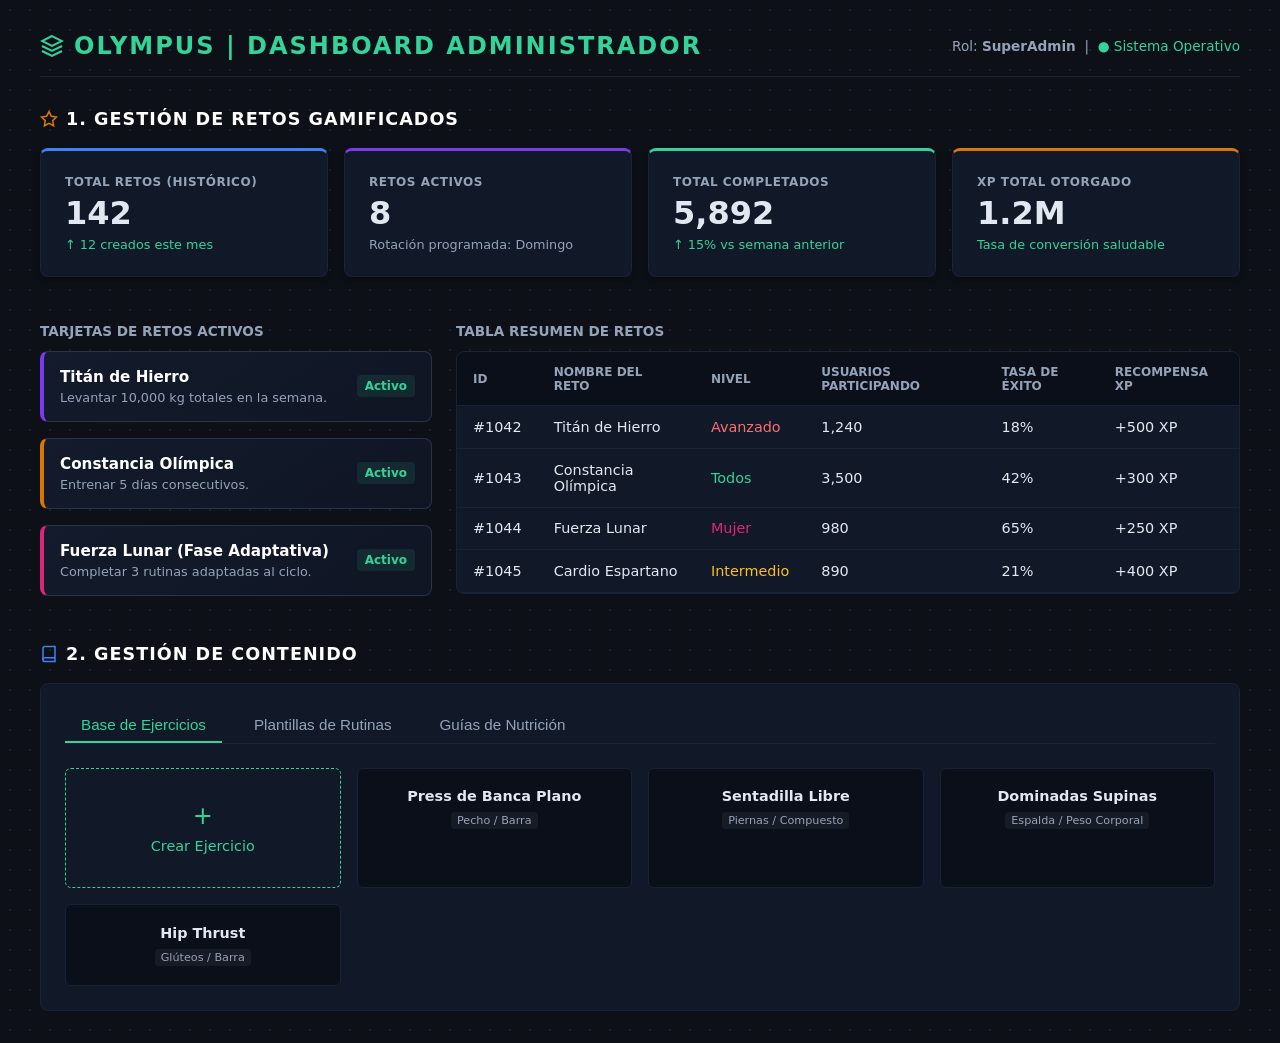
<file: admin_dashboard.html>
<!DOCTYPE html>
<html lang="es">

<head>
  <meta charset="UTF-8">
  <meta name="viewport" content="width=device-width, initial-scale=1.0">
  <title>Olympus - Admin Dashboard</title>
  <style>
    /* Variables de diseño extraídas de tu arquitectura original */
    :root {
      --bg: #0d1117;
      --panel: #111827;
      --panel-hover: #161e30;
      --border: #1a2235;
      --border-light: #2a3448;
      --text-main: #e2e8f0;
      --text-muted: #94a3b8;
      --accent-green: #34d399;
      /* Representación del Admin */
      --accent-purple: #7c3aed;
      /* Relacionado a IA y Rutinas */
      --accent-blue: #3b82f6;
      /* Usuario / General */
      --accent-pink: #db2777;
      /* Menstrual / Mujer */
      --accent-orange: #d97706;
      /* Gamificación */
    }

    body {
      margin: 0;
      padding: 0;
      background-color: var(--bg);
      color: var(--text-main);
      font-family: system-ui, -apple-system, sans-serif;
      background-image: radial-gradient(#1a2235 1px, transparent 1px);
      background-size: 20px 20px;
    }

    .dashboard {
      max-width: 1200px;
      margin: 0 auto;
      padding: 2rem;
    }

    .header {
      display: flex;
      justify-content: space-between;
      align-items: center;
      margin-bottom: 2rem;
      border-bottom: 1px solid var(--border);
      padding-bottom: 1rem;
    }

    .header h1 {
      font-size: 1.5rem;
      font-weight: 700;
      letter-spacing: 2px;
      margin: 0;
      color: var(--accent-green);
      display: flex;
      align-items: center;
      gap: 10px;
    }

    .section-title {
      font-size: 1.1rem;
      font-weight: 600;
      margin-bottom: 1.2rem;
      color: #fff;
      display: flex;
      align-items: center;
      gap: 8px;
      text-transform: uppercase;
      letter-spacing: 1px;
    }

    /* 1. GESTIÓN DE RETOS */
    .metrics-grid {
      display: grid;
      grid-template-columns: repeat(4, 1fr);
      gap: 1rem;
      margin-bottom: 2rem;
    }

    .metric-card {
      background: var(--panel);
      border: 1px solid var(--border);
      border-radius: 8px;
      padding: 1.5rem;
      display: flex;
      flex-direction: column;
      gap: 0.5rem;
      box-shadow: 0 4px 6px rgba(0, 0, 0, 0.3);
    }

    .metric-card span {
      font-size: 0.75rem;
      color: var(--text-muted);
      font-weight: 600;
      text-transform: uppercase;
      letter-spacing: 0.5px;
    }

    .metric-card strong {
      font-size: 2rem;
      color: var(--text-main);
      line-height: 1;
    }

    .metric-card .trend {
      font-size: 0.8rem;
      color: var(--accent-green);
    }

    .grid-2 {
      display: grid;
      grid-template-columns: 1fr 2fr;
      gap: 1.5rem;
      margin-bottom: 3rem;
    }

    /* Tarjetas de Retos Activos */
    .challenges-list {
      display: flex;
      flex-direction: column;
      gap: 1rem;
    }

    .challenge-card {
      background: linear-gradient(145deg, #131b2c, #0f1523);
      border: 1px solid var(--border-light);
      border-radius: 8px;
      padding: 1rem;
      display: flex;
      justify-content: space-between;
      align-items: center;
      border-left: 4px solid var(--accent-purple);
      transition: transform 0.2s;
      cursor: pointer;
    }

    .challenge-card:hover {
      transform: translateX(4px);
      border-color: var(--accent-blue);
    }

    .challenge-info h4 {
      margin: 0 0 4px 0;
      color: #fff;
      font-size: 0.95rem;
    }

    .challenge-info p {
      margin: 0;
      color: var(--text-muted);
      font-size: 0.8rem;
    }

    .challenge-status {
      background: rgba(52, 211, 153, 0.1);
      color: var(--accent-green);
      padding: 4px 8px;
      border-radius: 4px;
      font-size: 0.75rem;
      font-weight: 600;
    }

    /* Tabla Resumen */
    .table-container {
      background: var(--panel);
      border: 1px solid var(--border);
      border-radius: 8px;
      overflow: auto;
      max-height: 300px;
    }

    table {
      width: 100%;
      border-collapse: collapse;
      text-align: left;
    }

    th,
    td {
      padding: 0.8rem 1rem;
      border-bottom: 1px solid var(--border);
      font-size: 0.9rem;
    }

    th {
      background: #0a0f1a;
      color: var(--text-muted);
      font-weight: 600;
      font-size: 0.75rem;
      text-transform: uppercase;
      position: sticky;
      top: 0;
    }

    tr:hover {
      background: var(--panel-hover);
      cursor: pointer;
    }

    /* 2. GESTIÓN DE CONTENIDO (Tabs) */
    .tabs-container {
      background: var(--panel);
      border: 1px solid var(--border);
      border-radius: 8px;
      padding: 1.5rem;
    }

    .tabs-header {
      display: flex;
      gap: 1rem;
      border-bottom: 1px solid var(--border);
      margin-bottom: 1.5rem;
    }

    .tab-btn {
      background: none;
      border: none;
      color: var(--text-muted);
      padding: 0.5rem 1rem;
      font-size: 0.95rem;
      cursor: pointer;
      font-weight: 500;
      border-bottom: 2px solid transparent;
      transition: all 0.2s;
    }

    .tab-btn.active {
      color: var(--accent-green);
      border-bottom-color: var(--accent-green);
    }

    .tab-btn:hover:not(.active) {
      color: #fff;
      border-bottom-color: var(--border-light);
    }

    .tab-content {
      display: none;
      animation: fadeIn 0.3s ease;
    }

    .tab-content.active {
      display: block;
    }

    @keyframes fadeIn {
      from {
        opacity: 0;
        transform: translateY(5px);
      }

      to {
        opacity: 1;
        transform: translateY(0);
      }
    }

    .content-grid {
      display: grid;
      grid-template-columns: repeat(auto-fill, minmax(220px, 1fr));
      gap: 1rem;
    }

    .content-item {
      border: 1px solid var(--border);
      border-radius: 6px;
      padding: 1.2rem;
      text-align: center;
      color: var(--text-main);
      font-size: 0.9rem;
      background: #0a0f1a;
      cursor: pointer;
      transition: 0.2s;
      display: flex;
      flex-direction: column;
      gap: 8px;
    }

    .content-item:hover {
      border-color: var(--accent-blue);
      background: var(--panel-hover);
    }

    .content-item span.tag {
      font-size: 0.7rem;
      padding: 2px 6px;
      border-radius: 4px;
      background: rgba(255, 255, 255, 0.05);
      color: var(--text-muted);
      width: fit-content;
      margin: 0 auto;
    }

    .add-new {
      border: 1px dashed var(--accent-green);
      color: var(--accent-green);
      background: transparent;
      justify-content: center;
      align-items: center;
      min-height: 80px;
    }

    .add-new:hover {
      background: rgba(52, 211, 153, 0.05);
      border-style: solid;
    }
  </style>
</head>

<body>

  <div class="dashboard">
    <div class="header">
      <h1><svg width="24" height="24" viewBox="0 0 24 24" fill="none" stroke="currentColor" stroke-width="2">
          <path d="M12 2L2 7l10 5 10-5-10-5zM2 17l10 5 10-5M2 12l10 5 10-5" />
        </svg> OLYMPUS | DASHBOARD ADMINISTRADOR</h1>
      <div style="font-size:0.85rem; color:var(--text-muted);">
        <span>Rol: <strong>SuperAdmin</strong></span> &nbsp;|&nbsp; <span style="color:var(--accent-green)">● Sistema
          Operativo</span>
      </div>
    </div>

    <!-- SECCIÓN: GESTIÓN DE RETOS -->
    <h2 class="section-title">
      <svg width="18" height="18" viewBox="0 0 24 24" fill="none" stroke="var(--accent-orange)" stroke-width="2">
        <path d="M12 2l3.09 6.26L22 9.27l-5 4.87 1.18 6.88L12 17.77l-6.18 3.25L7 14.14 2 9.27l6.91-1.01L12 2z" />
      </svg>
      1. Gestión de Retos Gamificados
    </h2>

    <div class="metrics-grid">
      <div class="metric-card" style="border-top: 3px solid var(--accent-blue);">
        <span>Total Retos (Histórico)</span>
        <strong>142</strong>
        <div class="trend">↑ 12 creados este mes</div>
      </div>
      <div class="metric-card" style="border-top: 3px solid var(--accent-purple);">
        <span>Retos Activos</span>
        <strong>8</strong>
        <div class="trend" style="color: var(--text-muted)">Rotación programada: Domingo</div>
      </div>
      <div class="metric-card" style="border-top: 3px solid var(--accent-green);">
        <span>Total Completados</span>
        <strong>5,892</strong>
        <div class="trend">↑ 15% vs semana anterior</div>
      </div>
      <div class="metric-card" style="border-top: 3px solid var(--accent-orange);">
        <span>XP Total Otorgado</span>
        <strong>1.2M</strong>
        <div class="trend">Tasa de conversión saludable</div>
      </div>
    </div>

    <div class="grid-2">
      <div>
        <h3 style="font-size:0.85rem; color:var(--text-muted); text-transform:uppercase; margin-bottom:12px;">Tarjetas
          de Retos Activos</h3>
        <div class="challenges-list">
          <div class="challenge-card">
            <div class="challenge-info">
              <h4>Titán de Hierro</h4>
              <p>Levantar 10,000 kg totales en la semana.</p>
            </div>
            <div class="challenge-status">Activo</div>
          </div>
          <div class="challenge-card" style="border-left-color: var(--accent-orange);">
            <div class="challenge-info">
              <h4>Constancia Olímpica</h4>
              <p>Entrenar 5 días consecutivos.</p>
            </div>
            <div class="challenge-status">Activo</div>
          </div>
          <div class="challenge-card" style="border-left-color: var(--accent-pink);">
            <div class="challenge-info">
              <h4>Fuerza Lunar (Fase Adaptativa)</h4>
              <p>Completar 3 rutinas adaptadas al ciclo.</p>
            </div>
            <div class="challenge-status">Activo</div>
          </div>
        </div>
      </div>

      <div>
        <h3 style="font-size:0.85rem; color:var(--text-muted); text-transform:uppercase; margin-bottom:12px;">Tabla
          Resumen de Retos</h3>
        <div class="table-container">
          <table>
            <thead>
              <tr>
                <th>ID</th>
                <th>Nombre del Reto</th>
                <th>Nivel</th>
                <th>Usuarios Participando</th>
                <th>Tasa de Éxito</th>
                <th>Recompensa XP</th>
              </tr>
            </thead>
            <tbody>
              <tr>
                <td>#1042</td>
                <td>Titán de Hierro</td>
                <td><span style="color:#f87171">Avanzado</span></td>
                <td>1,240</td>
                <td>18%</td>
                <td>+500 XP</td>
              </tr>
              <tr>
                <td>#1043</td>
                <td>Constancia Olímpica</td>
                <td><span style="color:#34d399">Todos</span></td>
                <td>3,500</td>
                <td>42%</td>
                <td>+300 XP</td>
              </tr>
              <tr>
                <td>#1044</td>
                <td>Fuerza Lunar</td>
                <td><span style="color:var(--accent-pink)">Mujer</span></td>
                <td>980</td>
                <td>65%</td>
                <td>+250 XP</td>
              </tr>
              <tr>
                <td>#1045</td>
                <td>Cardio Espartano</td>
                <td><span style="color:#fbbf24">Intermedio</span></td>
                <td>890</td>
                <td>21%</td>
                <td>+400 XP</td>
              </tr>
            </tbody>
          </table>
        </div>
      </div>
    </div>

    <!-- SECCIÓN: GESTIÓN DE CONTENIDO -->
    <h2 class="section-title">
      <svg width="18" height="18" viewBox="0 0 24 24" fill="none" stroke="var(--accent-blue)" stroke-width="2">
        <path d="M4 19.5A2.5 2.5 0 0 1 6.5 17H20"></path>
        <path d="M6.5 2H20v20H6.5A2.5 2.5 0 0 1 4 19.5v-15A2.5 2.5 0 0 1 6.5 2z"></path>
      </svg>
      2. Gestión de Contenido
    </h2>

    <div class="tabs-container">
      <div class="tabs-header">
        <button class="tab-btn active" onclick="openTab('tab-ejercicios', this)">Base de Ejercicios</button>
        <button class="tab-btn" onclick="openTab('tab-rutinas', this)">Plantillas de Rutinas</button>
        <button class="tab-btn" onclick="openTab('tab-nutricion', this)">Guías de Nutrición</button>
      </div>

      <!-- Tab Ejercicios -->
      <div id="tab-ejercicios" class="tab-content active">
        <div class="content-grid">
          <div class="content-item add-new">
            <span style="font-size:1.5rem">+</span>
            Crear Ejercicio
          </div>
          <div class="content-item">
            <strong>Press de Banca Plano</strong>
            <span class="tag">Pecho / Barra</span>
          </div>
          <div class="content-item">
            <strong>Sentadilla Libre</strong>
            <span class="tag">Piernas / Compuesto</span>
          </div>
          <div class="content-item">
            <strong>Dominadas Supinas</strong>
            <span class="tag">Espalda / Peso Corporal</span>
          </div>
          <div class="content-item">
            <strong>Hip Thrust</strong>
            <span class="tag">Glúteos / Barra</span>
          </div>
        </div>
      </div>

      <!-- Tab Rutinas -->
      <div id="tab-rutinas" class="tab-content">
        <div class="content-grid">
          <div class="content-item add-new">
            <span style="font-size:1.5rem">+</span>
            Diseñar Rutina Base
          </div>
          <div class="content-item" style="border-top: 2px solid var(--accent-purple);">
            <strong>Hipertrofia 4 Días</strong>
            <span class="tag">Upper / Lower</span>
          </div>
          <div class="content-item" style="border-top: 2px solid var(--accent-purple);">
            <strong>Full Body 3 Días</strong>
            <span class="tag">Principiantes / General</span>
          </div>
          <div class="content-item" style="border-top: 2px solid var(--accent-pink);">
            <strong>Adaptación Fase Lútea</strong>
            <span class="tag">Carga Reducida / Mujer</span>
          </div>
        </div>
      </div>

      <!-- Tab Nutrición -->
      <div id="tab-nutricion" class="tab-content">
        <div class="content-grid">
          <div class="content-item add-new">
            <span style="font-size:1.5rem">+</span>
            Nuevo Plan / Receta
          </div>
          <div class="content-item" style="border-top: 2px solid var(--accent-green);">
            <strong>Guía: Déficit Calórico</strong>
            <span class="tag">Pérdida de Grasa</span>
          </div>
          <div class="content-item" style="border-top: 2px solid var(--accent-green);">
            <strong>Guía: Superávit Muscular</strong>
            <span class="tag">Ganancia de Masa</span>
          </div>
          <div class="content-item" style="border-top: 2px solid var(--accent-blue);">
            <strong>Protocolo de Hidratación</strong>
            <span class="tag">Salud General</span>
          </div>
        </div>
      </div>
    </div>
  </div>

  <script>
    // Lógica simple para manejar los tabs
    function openTab(tabId, btn) {
      // Ocultar todos los contenidos
      document.querySelectorAll('.tab-content').forEach(t => t.classList.remove('active'));
      // Quitar la clase active de todos los botones
      document.querySelectorAll('.tab-btn').forEach(b => b.classList.remove('active'));

      // Mostrar el contenido seleccionado y marcar el botón
      document.getElementById(tabId).classList.add('active');
      btn.classList.add('active');
    }
  </script>
</body>

</html>
</file>
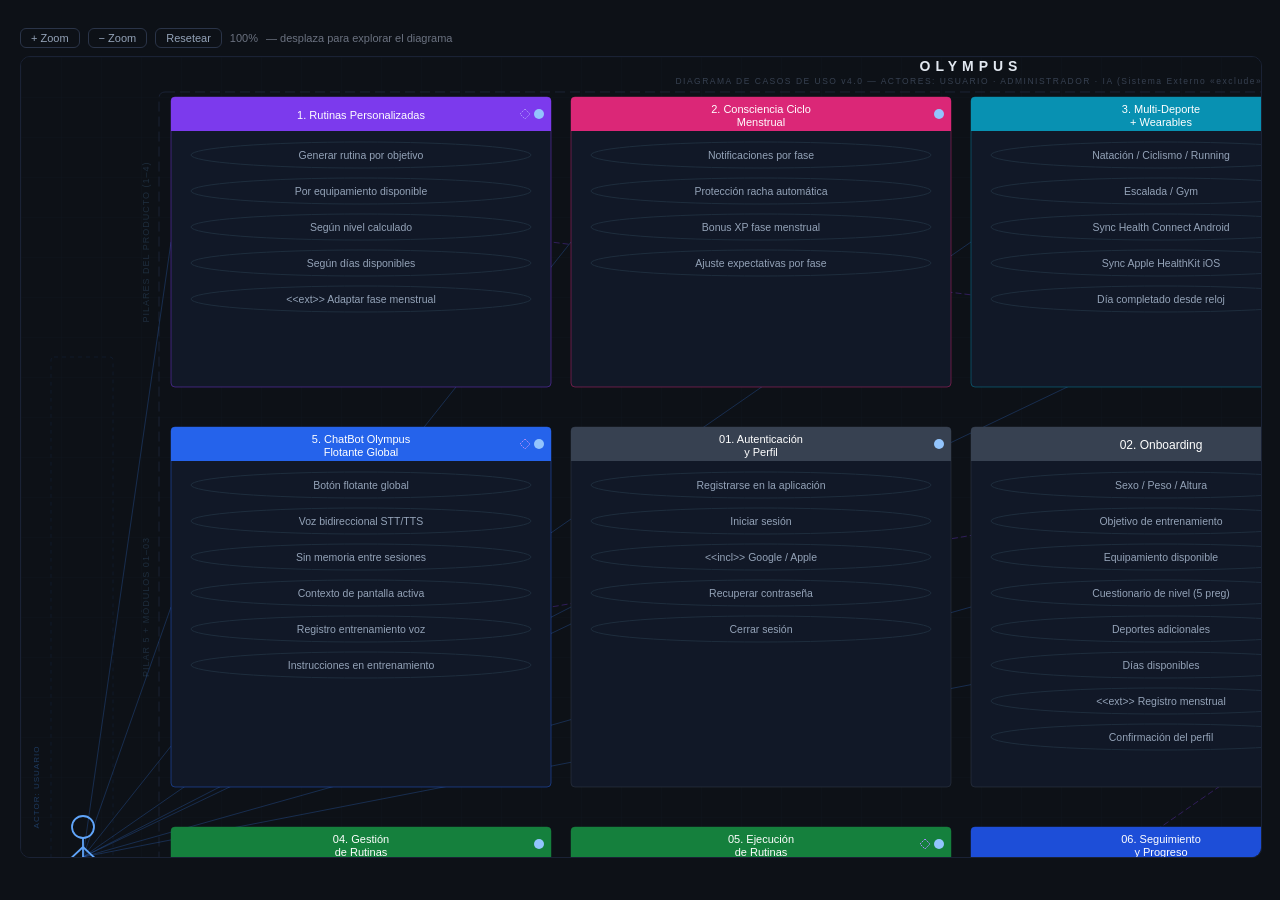
<file: diagrama_casos_de_uso.html>
<!DOCTYPE html>
<html lang="es">

<head>
  <meta charset="UTF-8">
  <meta name="viewport" content="width=device-width, initial-scale=1.0">
  <title>Diagrama de Casos de Uso - Olympus</title>
  <style>
    body {
      background-color: #0d1117;
      color: white;
      font-family: sans-serif;
      margin: 0;
      padding: 20px;
    }

    .uw {
      padding: .5rem 0
    }

    .ubar {
      display: flex;
      gap: 8px;
      align-items: center;
      margin-bottom: 8px;
      flex-wrap: wrap
    }

    .ubtn {
      font-size: 11px;
      padding: 3px 10px;
      border: 0.5px solid #2a3448;
      border-radius: 6px;
      background: #0d1117;
      color: #94a3b8;
      cursor: pointer
    }

    .ubtn:hover {
      background: #1a2235
    }

    #ubox {
      width: 100%;
      overflow: auto;
      max-height: 800px;
      border-radius: 10px;
      border: 0.5px solid #1a2235
    }
  </style>
</head>

<body>
  <div class="uw">
    <div class="ubar">
      <button class="ubtn" id="bZI">+ Zoom</button>
      <button class="ubtn" id="bZO">− Zoom</button>
      <button class="ubtn" id="bZR">Resetear</button>
      <span id="bZL" style="font-size:11px;color:#6b7280">100%</span>
      <span style="font-size:11px;color:#6b7280">— desplaza para explorar el diagrama</span>
    </div>
    <div id="ubox">
      <svg id="usvg" xmlns="http://www.w3.org/2000/svg"></svg>
    </div>
  </div>
  <script>
    const W = 1900, H = 2120, BW = 380, HD = 34, ORX = 170, ORY = 13, OSTART = 58, OSTEP = 36;
    const CX = [150, 550, 950, 1350];
    const RH = [{ y: 40, h: 290 }, { y: 370, h: 360 }, { y: 770, h: 290 }, { y: 1100, h: 290 }, { y: 1430, h: 260 }, { y: 1720, h: 260 }];

    // ACTORES: Usuario (izq), Administrador (der-abajo)
    // IA ya NO es actor — es sistema externo <<exclude>> (tercero)
    const ACT = {
      u: { x: 62, y: 800, col: '#60a5fa', lbl: ['USUARIO'] },
      a: { x: 1842, y: 1700, col: '#34d399', lbl: ['ADMINIS-', 'TRADOR'] }
    };

    // IA como sistema externo <<exclude>>: caja rectangular en zona derecha
    const IA_BOX = { x: 1762, y: 200, w: 120, h: 280, col: '#7c3aed' };

    const MODS = [
      // FILA 0 — Pilares 1-4
      {
        r: 0, c: 0, l1: '1. Rutinas Personalizadas', l2: null, hc: '#7c3aed', ac: ['u'], ia: true,
        uc: ['Generar rutina por objetivo', 'Por equipamiento disponible', 'Según nivel calculado', 'Según días disponibles', '<<ext>> Adaptar fase menstrual']
      },
      {
        r: 0, c: 1, l1: '2. Consciencia Ciclo', l2: 'Menstrual', hc: '#db2777', ac: ['u'],
        uc: ['Notificaciones por fase', 'Protección racha automática', 'Bonus XP fase menstrual', 'Ajuste expectativas por fase']
      },
      {
        r: 0, c: 2, l1: '3. Multi-Deporte', l2: '+ Wearables', hc: '#0891b2', ac: ['u'],
        uc: ['Natación / Ciclismo / Running', 'Escalada / Gym', 'Sync Health Connect Android', 'Sync Apple HealthKit iOS', 'Día completado desde reloj']
      },
      {
        r: 0, c: 3, l1: '4. Gamificación', l2: 'Inteligente', hc: '#d97706', ac: ['u'],
        uc: ['Sistema de XP', 'Racha inteligente', 'Logros / Hitos', 'Niveles y Rangos', 'Retos semanales rotativos', 'Moneda In-App (mes 5+)']
      },

      // FILA 1 — Pilar 5 + Módulos 01-03
      {
        r: 1, c: 0, l1: '5. ChatBot Olympus', l2: 'Flotante Global', hc: '#2563eb', ac: ['u'], ia: true,
        uc: ['Botón flotante global', 'Voz bidireccional STT/TTS', 'Sin memoria entre sesiones', 'Contexto de pantalla activa', 'Registro entrenamiento voz', 'Instrucciones en entrenamiento']
      },
      {
        r: 1, c: 1, l1: '01. Autenticación', l2: 'y Perfil', hc: '#374151', ac: ['u'],
        uc: ['Registrarse en la aplicación', 'Iniciar sesión', '<<incl>> Google / Apple', 'Recuperar contraseña', 'Cerrar sesión']
      },
      {
        r: 1, c: 2, l1: '02. Onboarding', l2: null, hc: '#374151', ac: ['u'],
        uc: ['Sexo / Peso / Altura', 'Objetivo de entrenamiento', 'Equipamiento disponible', 'Cuestionario de nivel (5 preg)', 'Deportes adicionales', 'Días disponibles', '<<ext>> Registro menstrual', 'Confirmación del perfil']
      },
      {
        r: 1, c: 3, l1: '03. Dashboard', l2: null, hc: '#6d28d9', ac: ['u'],
        uc: ['Racha semanal visual', 'Rutina del día', 'Retos activos', 'XP y nivel', '<<ext>> Notif. menstrual']
      },

      // FILA 2 — Módulos 04-07
      {
        r: 2, c: 0, l1: '04. Gestión', l2: 'de Rutinas', hc: '#15803d', ac: ['u'],
        uc: ['Rutinas generadas por perfil', 'Crear rutina personalizada', 'Configurar series/reps/peso', 'Editar / Eliminar rutina', 'Guardar como plantilla']
      },
      {
        r: 2, c: 1, l1: '05. Ejecución', l2: 'de Rutinas', hc: '#15803d', ac: ['u'], ia: true,
        uc: ['Ver instrucciones ejercicio', 'Registrar series y peso', '<<cx>> Registrar por voz', '<<cx>> Instrucciones voz (IA)', 'Ver técnica del ejercicio', 'Pausar / Finalizar rutina']
      },
      {
        r: 2, c: 2, l1: '06. Seguimiento', l2: 'y Progreso', hc: '#1d4ed8', ac: ['u'],
        uc: ['Evolución de peso', 'Gráficas de volumen', 'Historial de entrenamientos', 'Deportes trackeados', 'Récords personales', 'Descargar reporte']
      },
      {
        r: 2, c: 3, l1: '07. Nutrición', l2: 'y Salud', hc: '#374151', ac: ['u'],
        uc: ['Recomendaciones nutricionales', 'Control de hidratación']
      },

      // FILA 3 — Módulos 08-10 + Definición Rutina H/M
      {
        r: 3, c: 0, l1: '08. Ciclo Menstrual', l2: '(usuario)', hc: '#be185d', ac: ['u'],
        uc: ['Registrar ciclo', 'Ver fases del ciclo', 'Notificaciones por fase', '<<cx>> ChatBot conoce fase']
      },
      {
        r: 3, c: 1, l1: '09. Comunidad', l2: 'y Motivación', hc: '#374151', ac: ['u'],
        uc: ['Ver logros y medallas', 'Desafíos personales', 'Publicaciones y reseñas', 'Grupos y desafíos']
      },
      {
        r: 3, c: 2, l1: '10. Notificaciones', l2: null, hc: '#374151', ac: ['u'],
        uc: ['Recordatorios de entreno', 'Recordatorios hidratación', 'Notificaciones de racha', '<<ext>> Notif. ciclo menstrual', 'Config. notificaciones']
      },
      // NUEVO: Definición Rutina H/M — misma lógica, solo difiere notif. menstrual
      {
        r: 3, c: 3, l1: '★ Definición Rutina', l2: 'Hombre / Mujer', hc: '#7c3aed', ac: ['u'], ia: true,
        uc: ['Base idéntica H y M', 'Objetivo / Equipamiento / Nivel', 'Días disponibles / Volumen', '<<ext>> Solo Mujer: ciclo adapt.', '<<ext>> Solo Mujer: notif. mens.']
      },

      // FILA 4 — Gestión Administrativa
      {
        r: 4, c: 0, l1: '11. Gestión', l2: 'de Usuarios', hc: '#065f46', ac: ['a'],
        uc: ['Ver usuarios registrados', 'Ver estadísticas de uso', 'Ver historial de actividad', 'Gestionar roles y permisos']
      },
      {
        r: 4, c: 1, l1: '12. Gestión', l2: 'de Contenido', hc: '#065f46', ac: ['a'],
        uc: ['Tab: Ejercicios', 'Tab: Rutinas', 'Tab: Nutrición', 'Videos y consejos', 'Categorías y etiquetas']
      },
      {
        r: 4, c: 2, l1: '13. Gestión', l2: 'ChatBot / IA', hc: '#065f46', ac: ['a'], ia: true,
        uc: ['Base de respuestas', 'Configurar STT / TTS', 'Contextos por pantalla', 'Ajustar modelo de IA', 'Métricas de uso']
      },
      {
        r: 4, c: 3, l1: '14. Config.', l2: 'del Sistema', hc: '#065f46', ac: ['a'],
        uc: ['Configuración general', 'Parámetros del sistema', 'Copias de seguridad', 'Monitoreo del sistema', 'Auditoría de actividades']
      },

      // FILA 5 — Gamificación Administrativa
      {
        r: 5, c: 0, l1: '15. Gestión', l2: 'de Retos', hc: '#065f46', ac: ['a'],
        uc: ['Ver 4 métricas resumen', 'Ver tabla resumen de retos', 'Ver tarjetas de retos activos', 'Otorgar XP / Recompensas']
      },
    ];

    function dFig(x, y, col, lbl) {
      let s = `<circle cx="${x}" cy="${y - 30}" r="11" fill="none" stroke="${col}" stroke-width="1.8"/>`;
      s += `<line x1="${x}" y1="${y - 19}" x2="${x}" y2="${y + 5}" stroke="${col}" stroke-width="1.8"/>`;
      s += `<line x1="${x}" y1="${y - 10}" x2="${x - 16}" y2="${y + 5}" stroke="${col}" stroke-width="1.8"/>`;
      s += `<line x1="${x}" y1="${y - 10}" x2="${x + 16}" y2="${y + 5}" stroke="${col}" stroke-width="1.8"/>`;
      s += `<line x1="${x}" y1="${y + 5}" x2="${x - 13}" y2="${y + 26}" stroke="${col}" stroke-width="1.8"/>`;
      s += `<line x1="${x}" y1="${y + 5}" x2="${x + 13}" y2="${y + 26}" stroke="${col}" stroke-width="1.8"/>`;
      lbl.forEach((l, i) => { s += `<text x="${x}" y="${y + 42 + i * 14}" text-anchor="middle" fill="${col}" font-size="11" font-weight="600" font-family="sans-serif">${l}</text>`; });
      return s;
    }

    // IA como sistema externo <<exclude>> — caja rectangular UML
    function dIABox() {
      const b = IA_BOX, mx = b.x + b.w / 2;
      let s = '';
      // Shadow/glow
      s += `<rect x="${b.x - 3}" y="${b.y - 3}" width="${b.w + 6}" height="${b.h + 6}" rx="7" fill="none" stroke="${b.col}" stroke-width="0.5" stroke-opacity="0.18"/>`;
      // Outer box (dashed = external boundary in UML)
      s += `<rect x="${b.x}" y="${b.y}" width="${b.w}" height="${b.h}" rx="5" fill="#0e0a1a" stroke="${b.col}" stroke-width="1.2" stroke-dasharray="6,3" stroke-opacity="0.8"/>`;
      // Header stripe
      s += `<rect x="${b.x}" y="${b.y}" width="${b.w}" height="22" rx="5" fill="${b.col}" fill-opacity="0.18"/>`;
      s += `<rect x="${b.x}" y="${b.y + 17}" width="${b.w}" height="5" fill="${b.col}" fill-opacity="0.18"/>`;
      // Stereotype
      s += `<text x="${mx}" y="${b.y + 11}" text-anchor="middle" dominant-baseline="central" fill="${b.col}" font-size="8.5" font-family="sans-serif" letter-spacing="0.5">«exclude»</text>`;
      // Icon
      s += `<text x="${mx}" y="${b.y + 46}" text-anchor="middle" font-size="20" font-family="sans-serif">🤖</text>`;
      // Name
      s += `<text x="${mx}" y="${b.y + 72}" text-anchor="middle" fill="#c4b5fd" font-size="11" font-weight="700" font-family="sans-serif">IA</text>`;
      s += `<text x="${mx}" y="${b.y + 86}" text-anchor="middle" fill="#c4b5fd" font-size="10" font-family="sans-serif">Sistema</text>`;
      s += `<text x="${mx}" y="${b.y + 98}" text-anchor="middle" fill="#c4b5fd" font-size="10" font-family="sans-serif">Externo</text>`;
      // Divider
      s += `<line x1="${b.x + 10}" y1="${b.y + 108}" x2="${b.x + b.w - 10}" y2="${b.y + 108}" stroke="${b.col}" stroke-width="0.5" stroke-opacity="0.35"/>`;
      // Capabilities
      const caps = ['Genera rutinas', 'Responde ChatBot', 'Instrucciones voz', 'Adapta al ciclo'];
      caps.forEach((c, i) => {
        s += `<text x="${mx}" y="${b.y + 122 + i * 20}" text-anchor="middle" dominant-baseline="central" fill="#a78bfa" font-size="8.5" font-family="sans-serif" opacity="0.85">${c}</text>`;
      });
      // Footer label
      s += `<text x="${mx}" y="${b.y + b.h - 8}" text-anchor="middle" fill="${b.col}" font-size="7.5" font-family="sans-serif" opacity="0.5" letter-spacing="0.5">TERCERO</text>`;
      return s;
    }

    function dBox(m) {
      const bx = CX[m.c], by = RH[m.r].y, bh = RH[m.r].h, mx = bx + BW / 2;
      const AL = { u: '#93c5fd', a: '#6ee7b7' };
      // Special highlight for the new H/M module
      const isNew = m.l1.startsWith('★');
      let s = `<rect x="${bx}" y="${by}" width="${BW}" height="${bh}" rx="4" fill="${isNew ? '#130d1f' : '#111827'}" stroke="${m.hc}" stroke-width="${isNew ? 1.5 : 0.8}" stroke-opacity="${isNew ? 0.9 : 0.55}"/>`;
      if (isNew) {
        s += `<rect x="${bx - 1}" y="${by - 1}" width="${BW + 2}" height="${bh + 2}" rx="5" fill="none" stroke="${m.hc}" stroke-width="0.5" stroke-opacity="0.3"/>`;
      }
      s += `<rect x="${bx}" y="${by}" width="${BW}" height="${HD}" rx="4" fill="${m.hc}"/>`;
      s += `<rect x="${bx}" y="${by + HD - 5}" width="${BW}" height="5" fill="${m.hc}"/>`;
      if (m.l2) {
        s += `<text x="${mx}" y="${by + HD / 2 - 5}" text-anchor="middle" dominant-baseline="central" fill="white" font-size="11" font-weight="500" font-family="sans-serif">${m.l1}</text>`;
        s += `<text x="${mx}" y="${by + HD / 2 + 8}" text-anchor="middle" dominant-baseline="central" fill="white" font-size="11" font-weight="500" font-family="sans-serif">${m.l2}</text>`;
      } else {
        s += `<text x="${mx}" y="${by + HD / 2 + 1}" text-anchor="middle" dominant-baseline="central" fill="white" font-size="${m.l1.length > 22 ? 11 : 12}" font-weight="500" font-family="sans-serif">${m.l1}</text>`;
      }
      // Actor dots — user and admin only; IA shown as dashed diamond
      m.ac.forEach((id, i) => { s += `<circle cx="${bx + BW - 12 - i * 14}" cy="${by + HD / 2}" r="5" fill="${AL[id]}"/>`; });
      // IA indicator: small dashed diamond instead of dot
      if (m.ia) {
        const ix = bx + BW - 12 - m.ac.length * 14, iy = by + HD / 2;
        s += `<polygon points="${ix},${iy - 5} ${ix + 5},${iy} ${ix},${iy + 5} ${ix - 5},${iy}" fill="none" stroke="#a78bfa" stroke-width="1" stroke-dasharray="2,1"/>`;
      }
      m.uc.forEach((u, i) => {
        const oy = by + OSTART + i * OSTEP;
        const isSpecial = u.includes('Mujer');
        s += `<ellipse cx="${mx}" cy="${oy}" rx="${ORX}" ry="${ORY}" fill="${isSpecial ? '#1a0a14' : 'none'}" stroke="${isSpecial ? '#be185d' : '#1e2d3d'}" stroke-width="${isSpecial ? 1.2 : 1}"/>`;

        // Fix the HTML entities for <<ext>> etc back to < and > if needed, but in SVG text it's safer as &lt;
        let uText = u.replace(/</g, '&lt;').replace(/>/g, '&gt;');
        s += `<text x="${mx}" y="${oy}" text-anchor="middle" dominant-baseline="central" fill="${isSpecial ? '#f9a8d4' : '#94a3b8'}" font-size="10.5" font-family="sans-serif">${uText}</text>`;
      });
      return s;
    }

    function dLines() {
      const SC = { u: '#3b82f6', a: '#10b981' };
      let s = '';
      MODS.forEach(m => {
        const bx = CX[m.c], bcy = RH[m.r].y + RH[m.r].h / 2;
        // Connections from human actors (solid lines)
        m.ac.forEach(id => {
          const a = ACT[id], lx = a.x < bx ? bx : bx + BW;
          s += `<line x1="${a.x}" y1="${a.y}" x2="${lx}" y2="${bcy}" stroke="${SC[id]}" stroke-width="0.6" stroke-opacity="0.42"/>`;
        });
        // IA external system: dashed connection from IA box right edge
        if (m.ia) {
          const iaRx = IA_BOX.x; // left edge of IA box  
          const iaCy = IA_BOX.y + IA_BOX.h / 2;
          s += `<line x1="${iaRx}" y1="${iaCy}" x2="${bx + BW}" y2="${bcy}" stroke="#7c3aed" stroke-width="0.7" stroke-opacity="0.45" stroke-dasharray="6,3"/>`;
        }
      });
      return s;
    }

    function dSectionLabels() {
      const labels = [
        { y: 40, h: 290, t: 'PILARES DEL PRODUCTO (1–4)' },
        { y: 370, h: 360, t: 'PILAR 5 + MÓDULOS 01–03' },
        { y: 770, h: 290, t: 'MÓDULOS 04–07' },
        { y: 1100, h: 290, t: 'MÓDULOS 08–10 + DEF. RUTINA' },
        { y: 1430, h: 260, t: 'GESTIÓN ADMINISTRATIVA 1' },
        { y: 1720, h: 260, t: 'GESTIÓN ADMINISTRATIVA 2' }
      ];
      let s = '';
      labels.forEach(l => {
        const cy = l.y + l.h / 2;
        s += `<text transform="rotate(-90,128,${cy})" x="128" y="${cy}" text-anchor="middle" fill="#1e2d3d" font-size="9" font-family="sans-serif" letter-spacing="1">${l.t}</text>`;
      });
      return s;
    }

    // Actor zone labels
    function dActorZones() {
      let s = '';
      // Usuario zone bar
      s += `<rect x="30" y="300" width="62" height="860" rx="3" fill="none" stroke="#3b82f6" stroke-width="0.4" stroke-opacity="0.2" stroke-dasharray="4,4"/>`;
      s += `<text transform="rotate(-90,18,730)" x="18" y="730" text-anchor="middle" fill="#1e3a5f" font-size="8" font-family="sans-serif" letter-spacing="1">ACTOR: USUARIO</text>`;
      // IA: zona delimitada con doble línea punteada para indicar sistema externo
      s += `<rect x="1756" y="190" width="136" height="300" rx="5" fill="none" stroke="#7c3aed" stroke-width="0.8" stroke-opacity="0.3" stroke-dasharray="8,4"/>`;
      s += `<rect x="1758" y="192" width="132" height="296" rx="4" fill="none" stroke="#7c3aed" stroke-width="0.3" stroke-opacity="0.15" stroke-dasharray="4,4"/>`;
      s += `<text transform="rotate(90,1888,340)" x="1888" y="340" text-anchor="middle" fill="#3b1a6b" font-size="8" font-family="sans-serif" letter-spacing="1">SISTEMA EXTERNO «exclude»</text>`;
      // Admin zone bar
      s += `<rect x="1808" y="1390" width="62" height="590" rx="3" fill="none" stroke="#10b981" stroke-width="0.4" stroke-opacity="0.2" stroke-dasharray="4,4"/>`;
      s += `<text transform="rotate(90,1882,1685)" x="1882" y="1685" text-anchor="middle" fill="#064e3b" font-size="8" font-family="sans-serif" letter-spacing="1">ACTOR: ADMIN</text>`;
      return s;
    }

    const svg = document.getElementById('usvg');
    svg.setAttribute('viewBox', `0 0 ${W} ${H}`);
    svg.setAttribute('width', W);
    svg.setAttribute('height', H);

    let h = `<rect width="${W}" height="${H}" fill="#0d1117"/>`;
    // Subtle grid texture
    h += `<defs><pattern id="grid" width="40" height="40" patternUnits="userSpaceOnUse"><path d="M 40 0 L 0 0 0 40" fill="none" stroke="#0f1622" stroke-width="0.5"/></pattern></defs>`;
    h += `<rect width="${W}" height="${H}" fill="url(#grid)"/>`;

    // Title
    h += `<text x="${W / 2}" y="14" text-anchor="middle" fill="#e2e8f0" font-size="14" font-weight="700" letter-spacing="5" font-family="sans-serif">OLYMPUS</text>`;
    h += `<text x="${W / 2}" y="27" text-anchor="middle" fill="#374151" font-size="8.5" letter-spacing="1.5" font-family="sans-serif">DIAGRAMA DE CASOS DE USO v4.0 — ACTORES: USUARIO · ADMINISTRADOR · IA (Sistema Externo «exclude»)</text>`;

    // Main border
    h += `<rect x="138" y="35" width="1614" height="1958" rx="6" fill="none" stroke="#1a2235" stroke-width="1" stroke-dasharray="10,5"/>`;

    h += dActorZones();
    h += dSectionLabels();
    h += dLines();
    MODS.forEach(m => { h += dBox(m); });
    // Only human actors as stick figures
    Object.values(ACT).forEach(a => { h += dFig(a.x, a.y, a.col, a.lbl); });
    // IA external system box
    h += dIABox();

    // Legend
    const LY = 2008;
    h += `<rect x="138" y="${LY - 6}" width="1614" height="100" rx="4" fill="#0a0f1a" stroke="#1a2235" stroke-width="0.5"/>`;
    h += `<text x="155" y="${LY + 8}" fill="#374151" font-size="9" font-family="sans-serif">NOTAS:</text>`;
    h += `<text x="207" y="${LY + 8}" fill="#6366f1" font-size="9" font-family="sans-serif">&lt;&lt;include&gt;&gt;:</text>`;
    h += `<text x="282" y="${LY + 8}" fill="#4b5563" font-size="9" font-family="sans-serif">caso base siempre incluye al relacionado</text>`;
    h += `<text x="600" y="${LY + 8}" fill="#6366f1" font-size="9" font-family="sans-serif">&lt;&lt;extend&gt;&gt;:</text>`;
    h += `<text x="665" y="${LY + 8}" fill="#4b5563" font-size="9" font-family="sans-serif">extiende funcionalidad (opcional / condicional)</text>`;
    h += `<text x="980" y="${LY + 8}" fill="#6366f1" font-size="9" font-family="sans-serif">&lt;&lt;cx&gt;&gt;:</text>`;
    h += `<text x="1014" y="${LY + 8}" fill="#4b5563" font-size="9" font-family="sans-serif">conexión entre módulos del sistema</text>`;
    h += `<text x="1270" y="${LY + 8}" fill="#a78bfa" font-size="9" font-family="sans-serif">◇ — —  relación con IA (sistema externo «exclude»)</text>`;

    // Actor legend
    [
      { c: '#60a5fa', t: 'USUARIO: interactúa con todos los módulos funcionales (H y M comparten lógica base)' },
      { c: '#34d399', t: 'ADMINISTRADOR: gestión de usuarios, contenido, configuración ChatBot/IA y sistema' },
    ].forEach((a, i) => {
      const ax = 155 + i * 750;
      h += `<circle cx="${ax + 5}" cy="${LY + 35}" r="5" fill="${a.c}"/>`;
      h += `<text x="${ax + 16}" y="${LY + 35}" dominant-baseline="central" fill="#6b7280" font-size="9" font-family="sans-serif">${a.t}</text>`;
    });
    // IA external system note
    h += `<rect x="155+1500" y="${LY + 28}" width="10" height="10" rx="1" fill="none" stroke="#a78bfa" stroke-width="1" stroke-dasharray="3,1.5"/>`;
    h += `<text x="1524" y="${LY + 35}" dominant-baseline="central" fill="#6b7280" font-size="9" font-family="sans-serif">IA «exclude»: Sistema externo/tercero — invocado condicionalmente (no actor interno)</text>`;

    // H/M note
    h += `<rect x="155" y="${LY + 50}" width="700" height="14" rx="2" fill="#0f1a10" stroke="#be185d" stroke-width="0.4" stroke-opacity="0.5"/>`;
    h += `<text x="162" y="${LY + 59}" dominant-baseline="central" fill="#f9a8d4" font-size="8.5" font-family="sans-serif">★  Módulo "Definición Rutina H/M": lógica idéntica para ambos géneros — ÚNICO diferenciador: &lt;&lt;extend&gt;&gt; adaptación ciclo menstrual y notificaciones (Solo Mujer)</text>`;

    // IA exclude note
    h += `<rect x="870" y="${LY + 50}" width="882" height="14" rx="2" fill="#0e0a1a" stroke="#7c3aed" stroke-width="0.4" stroke-opacity="0.5"/>`;
    h += `<text x="878" y="${LY + 59}" dominant-baseline="central" fill="#c4b5fd" font-size="8.5" font-family="sans-serif">🤖  IA «exclude»: NO es actor interno del sistema — es un tercero externo. Las líneas punteadas (◇ - - -) indican dependencia condicional/opcional del módulo con la IA.</text>`;

    h += `<text x="155" y="${LY + 88}" fill="#1a2235" font-size="8" font-family="sans-serif">OLYMPUS — App de Cultura Física Personalizada v4.0 — Diagrama de Casos de Uso</text>`;
    svg.innerHTML = h;

    let sc = 1;
    const upd = () => { svg.setAttribute('width', Math.round(W * sc)); svg.setAttribute('height', Math.round(H * sc)); document.getElementById('bZL').textContent = Math.round(sc * 100) + '%'; };
    document.getElementById('bZI').onclick = () => { sc = Math.min(3, sc * 1.3); upd(); };
    document.getElementById('bZO').onclick = () => { sc = Math.max(0.25, sc / 1.3); upd(); };
    document.getElementById('bZR').onclick = () => { sc = 1; upd(); };
  </script>
</body>

</html>
</file>
